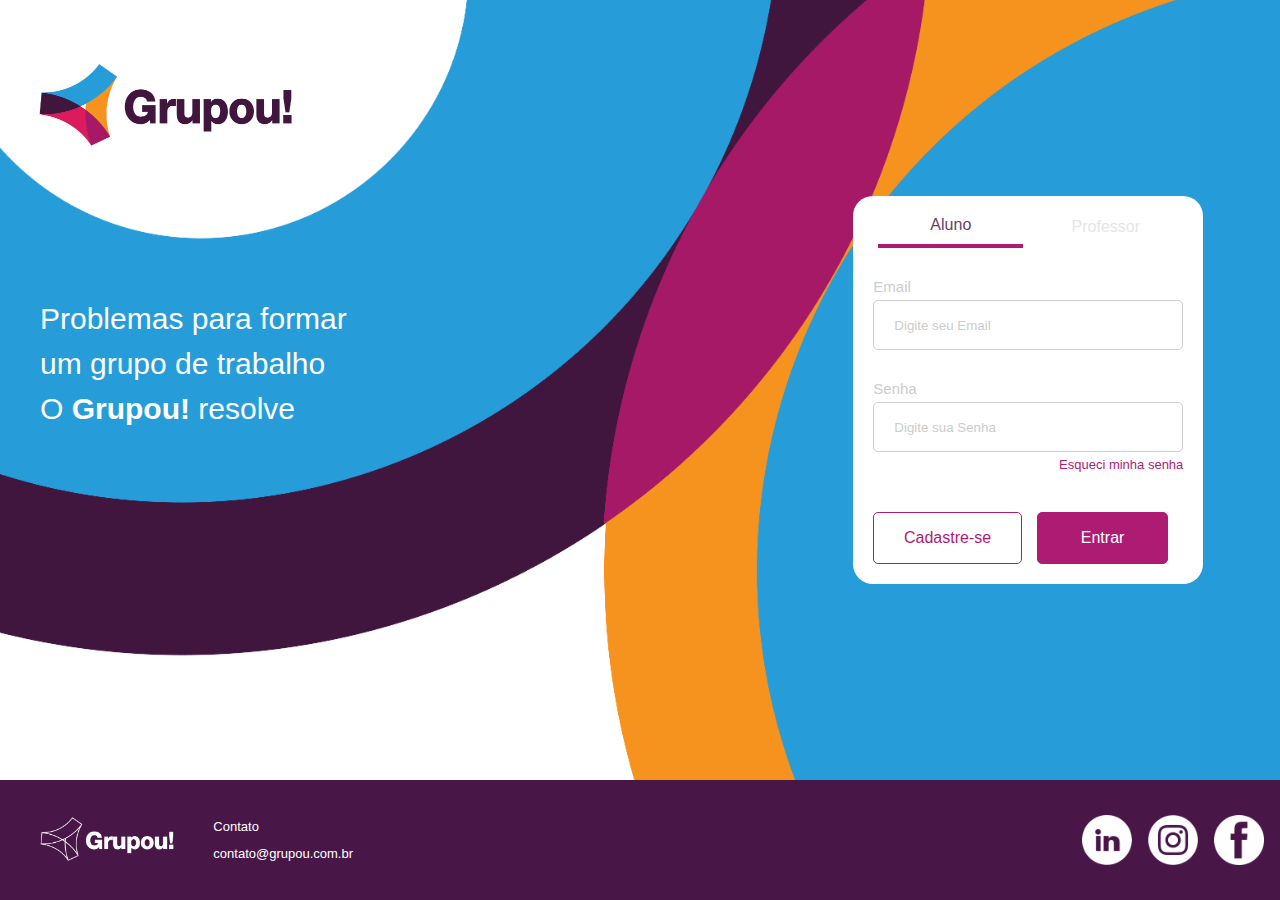
<file: login/index.html>
<html>

<head>
  <title>Grupou!</title>
  <link rel="stylesheet" href="style.css" />
</head>

<body>


  <div id="modal-overlay">
    <div id="modal">MODAL</div>
  </div>


  <div id="main">

    <div id="header">HEADER</div>

    <div id="content">
      <div id="containerLogo">
        <div id="logo">
          <img src="images/logo.png" width="300px" />
        </div>
        <div id="pharse">

          <p>Problemas para formar</p>
          <p>um grupo de trabalho</p>
          <p>O <b>Grupou! </b> resolve</p>
        </div>
      </div>
      <div id="containerSignIn">
        <div id="containerLogin">

          <div id="containerButtons">
            <div class="button">Aluno</div>
            <div class="button inactive">Professor</div>
          </div>

          <div class="box">
            <div class="title">Email</div>
            <input placeholder="Digite seu Email" />
          </div>

          <div class="box">
            <div class="title">Senha</div>
            <input placeholder="Digite sua Senha" />
          </div>

          <div id="forgotPassword">Esqueci minha senha</div>

          <div id="containerLoginOrJoin">
            <div class="button invert">
              Cadastre-se
            </div>
            <a href="../dashboard/index.html" style="flex:1;">
              <div class="button">
                Entrar
              </div>
            </a>
          </div>

        </div>
      </div>
    </div>

    <div id="footer">
      <div id="logo">
        <img src="images/logo_white.png" width="150px" />
      </div>
      <div id="about">
        <p>Contato</p>
        <p>contato@grupou.com.br</p>
      </div>
      <div id="social">
        <img src="images/logo_linkedin.png" width="50px" />
        <img src="images/logo_instagram.png" width="50px" />
        <img src="images/logo_facebook.png" width="50px" />
      </div>
    </div>

  </div>

</body>

</html>
</file>
<file: login/style.css>
body{
  margin:0;
  color:#fff;
  font-family: Verdana, Geneva, Tahoma, sans-serif;
  background: url(images/login_backgroud.png) no-repeat fixed;
  background-size: 1400px;
  background-position-x: -200px;
  background-position-y: -50px;
  background-color: #259cd9;
}

a{
  text-decoration: none;
}

#main{
  display:flex;
  flex-direction: column;
  height: 100vh;
}

#header{
  background-color: #e6e6e6;
  height: 10vh;
  display: none;
}

#content{
 
  flex:1;
  display: flex;
}

#footer{
  background-color: #491648;
  height: 120px;
  display: flex;
}

#footer #logo{

  flex:1;
  display: flex;
  justify-content:center;
  align-items: center;

}

#footer #about{

  flex:4;
  display: flex;
  
  flex-direction: column;
  justify-content: center;

}

#footer #about p{
  font-size: 13px;
  line-height: 1px;
}

#footer #social{
  flex:1;
  display: flex;
  justify-content:space-evenly;
  align-items: center;
}

#modal-overlay{
  height: 100vh;
  width: 100vw;
  position: absolute;
  background-color: rgb(51,51,51,0.8);
  display: none;
  justify-content: center;
  align-items: center;
}

#modal{
  width: 80vw;
  height: 80vh;
  background-color: #fff;
  border-radius: 20px;
  padding: 20px;
  box-sizing: border-box;
}

/* LOGIN */

#content #containerLogo{
  flex:2;

}

#content #containerLogo #logo{
  
  padding: 60px 20px;
}

#content #containerLogo #pharse{
 padding-left: 40px;
 margin-top: 100px;

}

#content #containerLogo #pharse p{
  font-size: 30px;
  line-height: 15px;
}


#content #containerSignIn{
  flex:1;
  display: flex;
  align-items: center;
}

#content #containerSignIn #containerLogin{
  background-color: #fff;
  width: 350px;
  
  border-radius: 20px;
  color:#333;
  padding:20px;
  box-sizing: border-box;
}

#content #containerSignIn #containerLogin #containerButtons{
 display:flex;
}

#content #containerSignIn #containerLogin #containerButtons 
.button{
  flex:1;
  border-bottom:4px solid #AE1B73;
  padding-bottom: 10px;
  display: flex;
  justify-content: center;
  align-items: center;
  margin:0px 5px;
  color:#673f66;
  cursor: pointer;

}

#content #containerSignIn #containerLogin #containerButtons
.inactive{
  border:none;
  color:#e6e6e6;
}

#content #containerSignIn #containerLogin #containerButtons
.inactive:hover{
  border-bottom:4px solid #AE1B73;
  color:#673f66;
}

.box{
  display: flex;
  flex-direction: column;
  margin-top:30px;
}

.box .title{
  color:#ccc;
  font-size: 15px;
  margin-bottom: 5px;
}

.box input{
  border:1px solid #ccc;
  height: 50px;
  border-radius: 5px;
  padding: 0px 20px;
}

.box input::placeholder{
  color:#ccc;
}

#forgotPassword{
  color:#AE1B73;
  display: flex;
  justify-content: flex-end;
  font-size: 13px;
  margin-top: 5px;
  cursor: pointer;
}

#content #containerSignIn #containerLogin
#containerLoginOrJoin{
  display:flex;
  margin-top:40px;
}

#content #containerSignIn #containerLogin
#containerLoginOrJoin .button{
  height: 50px;
  background-color: #ae1b73;
  border:1px solid #ae1b73; 
  color:#fff;
  flex:1;
  display:flex;
  justify-content: center;
  align-items: center;
  border-radius: 5px;
  cursor: pointer; 
}

#content #containerSignIn #containerLogin
#containerLoginOrJoin .invert{
  background-color: #fff;
  color:#ae1b73;
}

#content #containerSignIn #containerLogin
#containerLoginOrJoin .invert:hover{
  background-color: #ae1b73;
  color:#fff;
}

#content #containerSignIn #containerLogin
#containerLoginOrJoin .button:first-child{
  margin-right: 15px;
}
</file>
